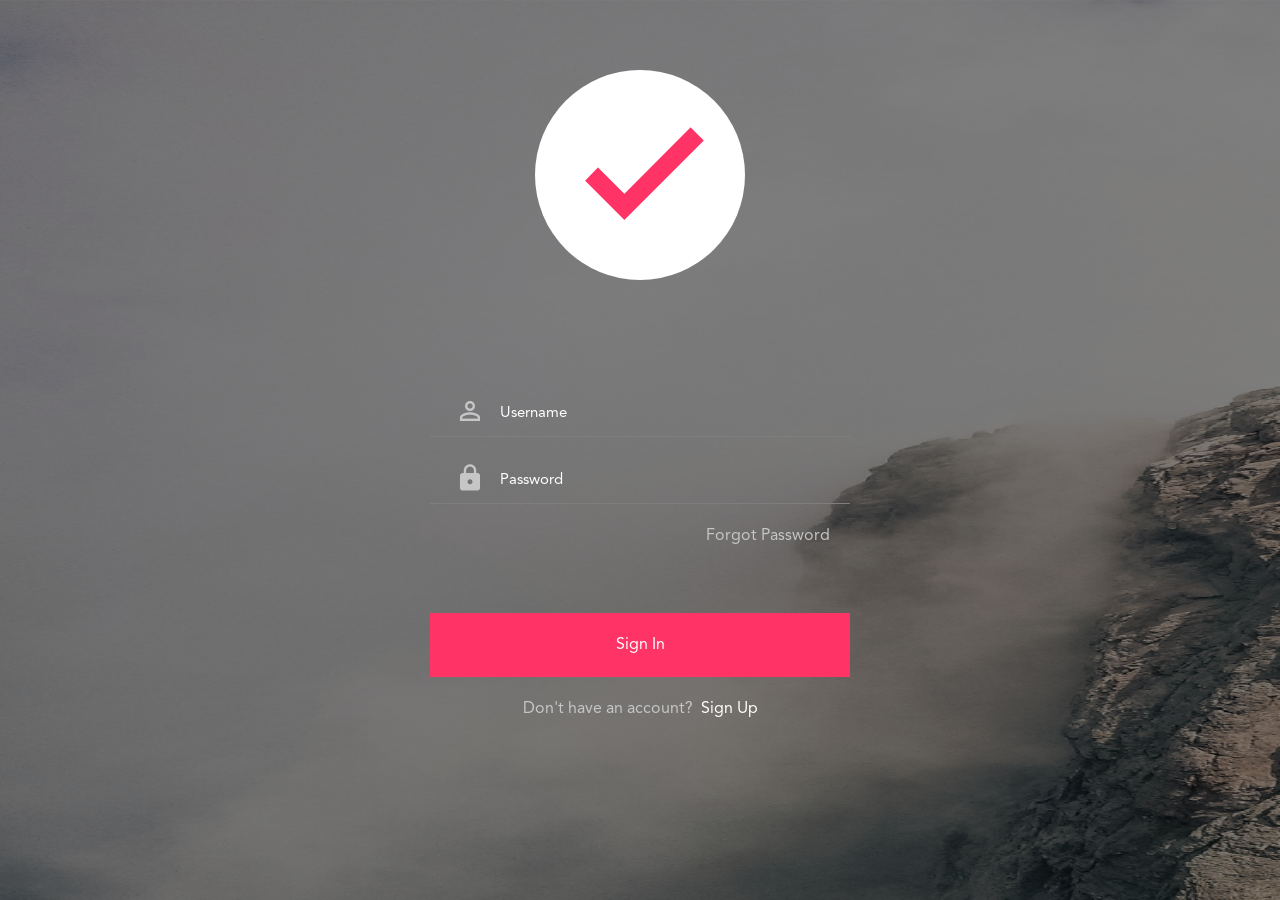
<file: index.html>
<!DOCTYPE html>
<html lang="en" dir="ltr">
  <head>
    <meta charset="utf-8">
    <meta name="viewport" content="width=device-width, initial-scale=1.0">
    <title>Login</title>
    <link rel="stylesheet" href="./css/bootstrap.min.css">
    <link rel="stylesheet" href="./css/material-icons.css">
    <link rel="stylesheet" href="./css/style.css">
  </head>
  <body>
    <div class="page-container">
      <div class="page-content">
        <div class="user-form">
          <div class="header-icon">
            <i class="material-icons">done</i>
          </div>
          <div class="msg">
              <span id="error-msg"></span>
          </div>
          <form id="myForm">
            <div class="input-group">
              <span class="input-group-addon"><i class="material-icons">person_outline</i></span>
              <input id="email" type="email" class="form-control" name="email" placeholder="Username">
            </div>
            <div class="input-group">
              <span class="input-group-addon"><i class="material-icons md-dark"> lock </i></span>
              <input id="password" type="password" class="form-control" name="password" placeholder="Password">
            </div>
            <div class="forgot-link">
              <a href="#">Forgot Password</a>
            </div>
            <div class="submit-btn">
              <button id="btn" type="submit" name="button">Sign In</button>
            </div>
            <div class="signup-link">
              <span>Don't have an account?</span>&nbsp&nbsp<a href="sign_up.html">Sign Up</a>
            </div>
          </form>

        </div><!-- end login-form -->
      </div><!-- end page-content -->
    </div><!-- end page-container -->

    <script src="./js/jquery-3.3.1.min.js"></script>
    <script src="./js/bootstrap.min.js"></script>
    <script src="./js/login.js"></script>
  </body>
</html>
</file>
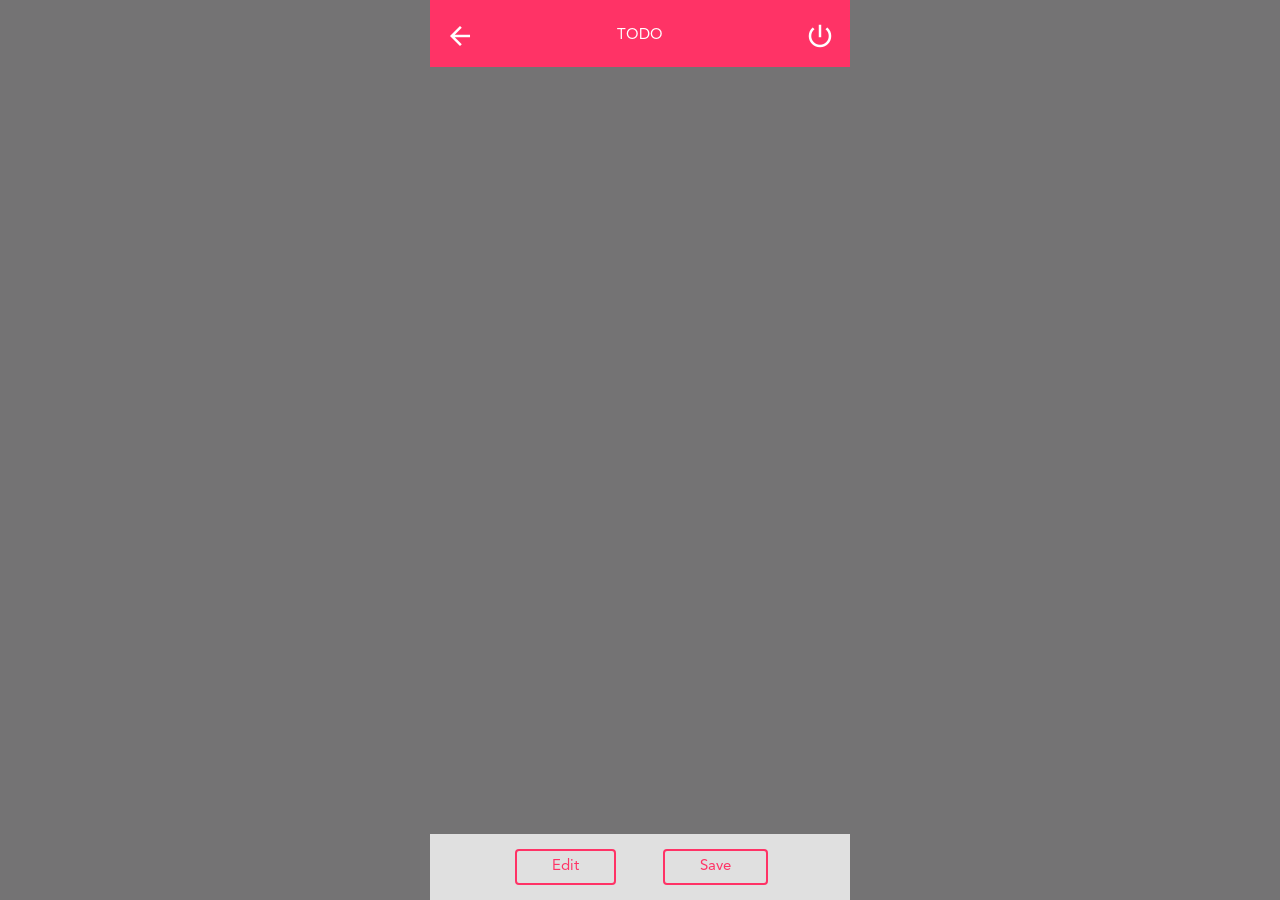
<file: details.html>
<!DOCTYPE html>
<html lang="en" dir="ltr">
<head>
  <meta charset="utf-8">
  <meta name="viewport" content="width=device-width, initial-scale=1.0">
  <title>Details</title>
  <link rel="stylesheet" href="css/bootstrap.min.css">
  <link rel="stylesheet" href="css/details.css">
  <link rel="stylesheet" href="css/material-icons.css">
</head>
<body>

  <div class="list-container-full">
    <div class="list-container-mobile">
      <div class="header">
        <a href="#"><i class="material-icons" id="back-btn" >arrow_back</i> <span>TODO</span><i class="material-icons" id='logout-btn'> power_settings_new </i></a>
      </div>
      <div class="contents">

      </div> <!--end of contents -->


      <div class="footer">
        <div class="center">
          <div class="deletebtn">
            <button type="button" name="edit_btton" class="edit_btns">Edit</button>
          </div>
          <div class="savebtn">
            <button type="button" name="save_button" class="save_btns">Save</button>
          </div>
        </div>
      </div> <!-- end of footer -->

    </div><!-- end list-container-mobile -->
  </div> <!-- end list-container-full-->

  <script src="./js/jquery-3.3.1.min.js"></script>
  <script src="./js/bootstrap.min.js"></script>
  <script src="./js/details.js"></script>
</body>
</html>
</file>
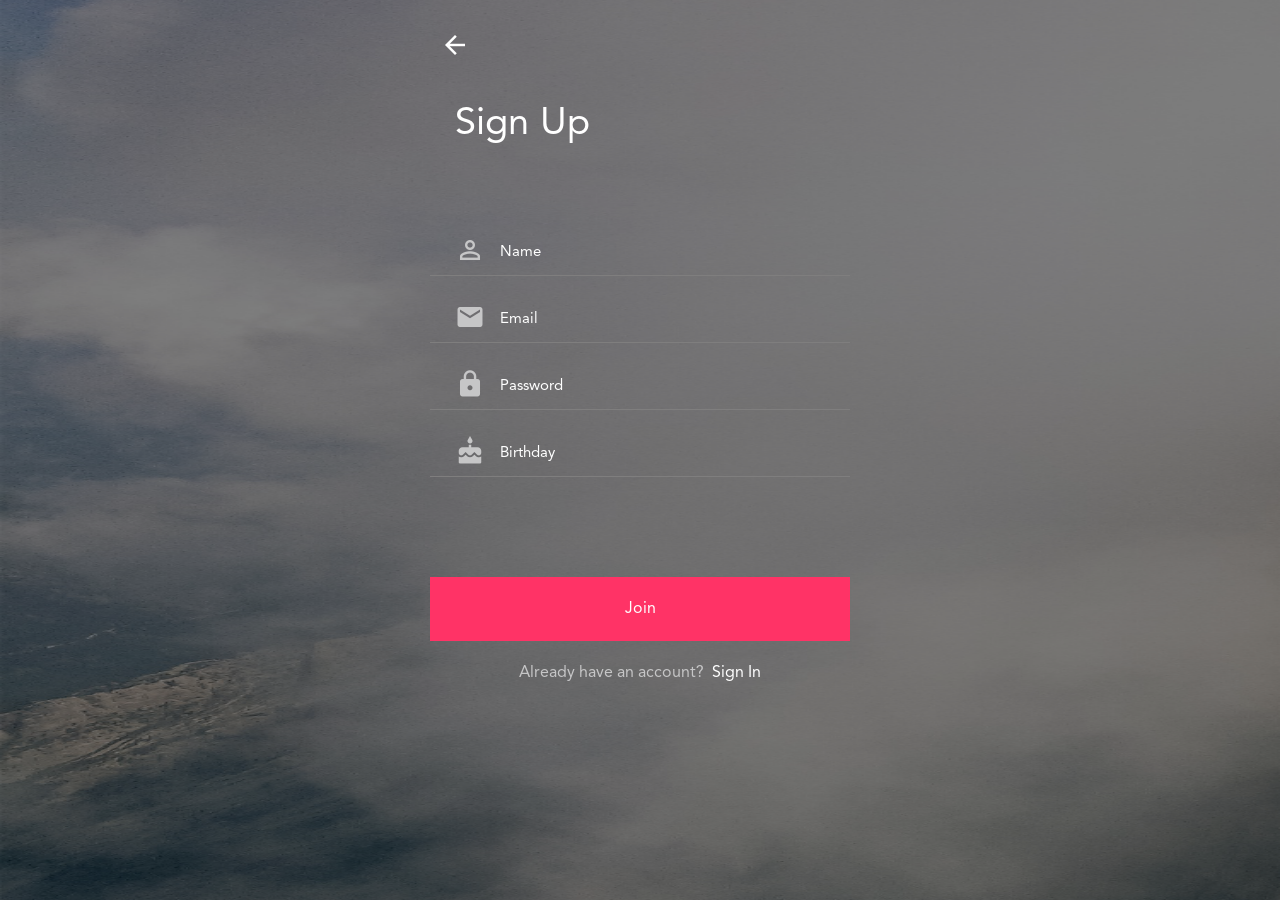
<file: sign_up.html>
<!DOCTYPE html>
<html lang="en" dir="ltr">
  <head>
    <meta charset="utf-8">
    <meta name="viewport" content="width=device-width, initial-scale=1.0">
    <title>Sign Up</title>
    <link rel="stylesheet" href="./css/bootstrap.min.css">
    <link rel="stylesheet" href="./css/material-icons.css">
    <link rel="stylesheet" href="./css/style.css">
  </head>
  <body>
    <div class="page-container-signup">
      <div class="page-content signup-bg">
        <div class="user-form">
          <div class="back-icon">
              <a href="#" class="back"><i class="material-icons"> arrow_back </i></a>
          </div>
          <form id="signup_form">
            <p>Sign Up</p>
            <div class="msg">
                <span id="error-msg"></span>
            </div>
            <div class="input-group">
              <span class="input-group-addon"><i class="material-icons">person_outline</i></span>
              <input id="name" type="text" class="form-control" name="name" placeholder="Name">
            </div>
            <div class="input-group">
              <span class="input-group-addon"><i class="material-icons"> email</i></span>
             <input id="email" type="text" class="form-control" name="email" placeholder="Email">
            </div>
            <div class="input-group">
              <span class="input-group-addon"><i class="material-icons md-dark"> lock </i></span>
              <input id="password" type="password" class="form-control" name="password" placeholder="Password">
            </div>
            <div class="input-group user-bday">
              <span class="input-group-addon"><i class="material-icons">cake</i></span>
              <input id="date" type="text" class="form-control" name="birthday" onfocus="(this.type='date')" onblur="(this.type='text')" placeholder="Birthday">
            </div>
            <div class="submit-btn">
              <button id="btn" type="submit" name="button">Join</button>
            </div>
            <div class="signup-link">
              <span>Already have an account?</span>&nbsp&nbsp<a href="index.html">Sign In</a>
            </div>
          </form>
        </div><!-- end user-form -->
      </div><!-- end page-content -->
    </div><!-- end page-container -->

    <script src="./js/jquery-3.3.1.min.js"></script>
    <script src="./js/jquery.validate.min.js"></script>
    <script src="./js/bootstrap.min.js"></script>
    <script src="./js/signup.js"></script>
  </body>
</html>
<!-- onkeyup="return validateEmail(this.value)" -->
</file>
<file: css/material-icons.css>
@font-face {
  font-family: 'Material Icons';
  font-style: normal;
  font-weight: 400;
  src: url(../fonts/MaterialIcons-Regular.eot); /* For IE6-8 */
  src: local('Material Icons'),
       local('MaterialIcons-Regular'),
       url(../fonts/MaterialIcons-Regular.woff2) format('woff2'),
       url(../fonts/MaterialIcons-Regular.woff) format('woff'),
       url(../fonts/MaterialIcons-Regular.ttf) format('truetype');
}

.material-icons {
  font-family: 'Material Icons';
  font-weight: normal;
  font-style: normal;
  font-size: 24px;  /* Preferred icon size */
  display: inline-block;
  line-height: 1;
  text-transform: none;
  letter-spacing: normal;
  word-wrap: normal;
  white-space: nowrap;
  direction: ltr;

  /* Support for all WebKit browsers. */
  -webkit-font-smoothing: antialiased;
  /* Support for Safari and Chrome. */
  text-rendering: optimizeLegibility;

  /* Support for Firefox. */
  -moz-osx-font-smoothing: grayscale;

  /* Support for IE. */
  font-feature-settings: 'liga';
}
/* Rules for sizing the icon. */
.material-icons.md-18 { font-size: 18px; }
.material-icons.md-24 { font-size: 24px; }
.material-icons.md-36 { font-size: 36px; }
.material-icons.md-48 { font-size: 48px; }

/* Rules for using icons as black on a light background. */
.material-icons.md-dark { color: rgba(0, 0, 0, 0.54); }
.material-icons.md-dark.md-inactive { color: rgba(0, 0, 0, 0.26); }

/* Rules for using icons as white on a dark background. */
.material-icons.md-light { color: rgba(255, 255, 255, 1); }
.material-icons.md-light.md-inactive { color: rgba(255, 255, 255, 0.3); }
</file>
<file: css/style.css>
@font-face {
  font-family: Avenir;
  src: url(../fonts/AvenirLTStd-Book.otf);
  src: url(../fonts/AvenirLTStd-Medium.otf);
  src: url(../fonts/AvenirLTStd-Roman.otf);
}
body {
  font-family: "Avenir";
}

/* Login Page */
.page-content {
  max-width: 420px;
  margin: 0 auto;
  background: url(../img/bgimg.png);
  background-repeat: no-repeat;
  background-size: cover;
  min-height: 100vh;
}
.header-icon {
  padding: 70px 0;
  text-align: center;
}
.header-icon i {
  background: #fff;
  color: #ff3366;
  font-size: 150px;
  font-weight: 600;
  border-radius: 100%;
  padding: 30px;
}
.user-form .msg {
  height: 40px;
  text-align: center;
}
.user-form .msg #error-msg {
  color: #ff3366;
  font-size: 15px;
}
.user-form input,
.user-form input:focus {
  border: none;
  outline: none;
  box-shadow: none;
  background: transparent;
  padding: 5px 15px;
}
.user-form input::-webkit-input-placeholder {
  color: #ffffff !important;
  font-size: 15px;
}
.user-form .input-group i {
  color: #c6c6c7;
  font-size: 30px;
  vertical-align: middle;
}
.user-form .input-group{
  border-bottom: 1px solid #7f7e7e;
  padding: 6px 25px;
  margin-bottom: 20px;
}
.user-form .forgot-link {
  text-align: right;
}
.user-form .forgot-link a{
  text-decoration: none;
  color: #c6c6c7;
  cursor: pointer;
  padding-right: 20px;
}
.user-form .submit-btn button {
  display: block;
  background: #ff3366;
  color: #fff;
  border: none;
  width: 100%;
  cursor: pointer;
  padding: 20px 0;
  margin-top: 65px;
}
.user-form .submit-btn button:focus {
  outline: none;
}
.user-form .signup-link {
  text-align: center;
  color: #c6c6c7;
  padding: 20px 0;
}
.user-form .signup-link a {
  text-decoration: none;
  cursor: pointer;
  color: #fff;
}
/* Sign Up Page */
.signup-bg{
  background: url(../img/signup_bg.png);
  background-size: cover;
}
.user-form .back-icon a {
  text-decoration: none;
  cursor: pointer;
}
.user-form .back-icon i {
  color:#ffffff;
  padding: 30px 10px;
  font-size: 30px;
}
.user-form p{
  color:#ffffff;
  font-size: 38px;
  padding: 6px 25px;
  margin-bottom: 30px;
}
.user-form .user-bday {
margin-bottom: 100px;
}

/* Login Responsive */
@media (min-width: 420px) {
  .page-content,
  .signup-bg {
    background: transparent;
  }
  .page-container {
    background: url(../img/bgimg.png);
    background-repeat: no-repeat;
    background-size: 100% 100%;
  }
  .page-container-signup {
    background: url(../img/signup_bg.png);
    background-size: 100% 100%;
  }

}
</file>
<file: css/details.css>
@font-face {
    font-family: Avenir;
    src: url(../fonts/AvenirLTStd-Book.otf);
    src: url(../fonts/AvenirLTStd-Medium.otf);
    src: url(../fonts/AvenirLTStd-Roman.otf);
  }
  @import '~pretty-checkbox/src/pretty-checkbox.scss';
body{
    font-family: 'Avenir';
}
.list-container-full {
    background: #747374;
      background-repeat: no-repeat;
      min-height:100vh;
      overflow: hidden;
  }
.list-container-mobile {
    max-width: 420px;
    margin: 0 auto;
    position: relative;
}
.header{
    background-color: #ff3366;
    padding: 25px 0 15px 0;
    text-align: center;
    position: fixed;
    top: 0;
    z-index: 999;
    width: 420px;
}
.header i{
    float: left;
    color: white;
    margin-top: -4px;
    margin-left: 15px;
    font-size: 30px;
}
.header a {
    color: white;
    font-size: 15px;
    position: relative;
    display: block;
    text-decoration: none;
}
.header a #back-btn,
.header a #logout-btn {
  position: absolute;
}
.header a #back-btn {
  left: 0;
}
.header a #logout-btn {
  right: 15px;
}
.header a span {
  vertical-align: text-bottom;
}
.contents{
    margin-top: 100px;
    color: #fff;
    padding: 0 20px;
}
.contents-header h4 {
  margin-bottom: 0;
}
.footer {
  padding: 15px 0;
  text-align: center;
  background-color: #E0E0E0;
  position: fixed;
  bottom: 0;
  width: 420px;
  display: flex;
}
.deletebtn{
    float: left;
    width: 150px;
}
button {
  cursor: pointer;
}
button:hover{
    background: #ff3366;
    color: #D0D0D0 ;
}
button:focus {
  outline: none;
  box-shadow: none;
}
.save_btns , .edit_btns{
    background: transparent;
    border-radius:4px;
    color: #ff3366;
    border: 2px solid #ff3366;
    font-size: 15px;
    padding: 5px 35px;
}
.control-group{
    margin-top: 100px;
    color: white;
}
.edit{
    display: none;
}
.savebtn{
    float: right;
    width: 150px;
}
.center{
    margin: 0 auto;
}
@media (max-width: 425px) {
  .header,
  .footer {
    width: 100%;
  }
  .modal-title {
    font-size: 15px;
  }
  p{
 font-size: 15px;
   }
   h4{
       font-size:
   }
}
</file>
